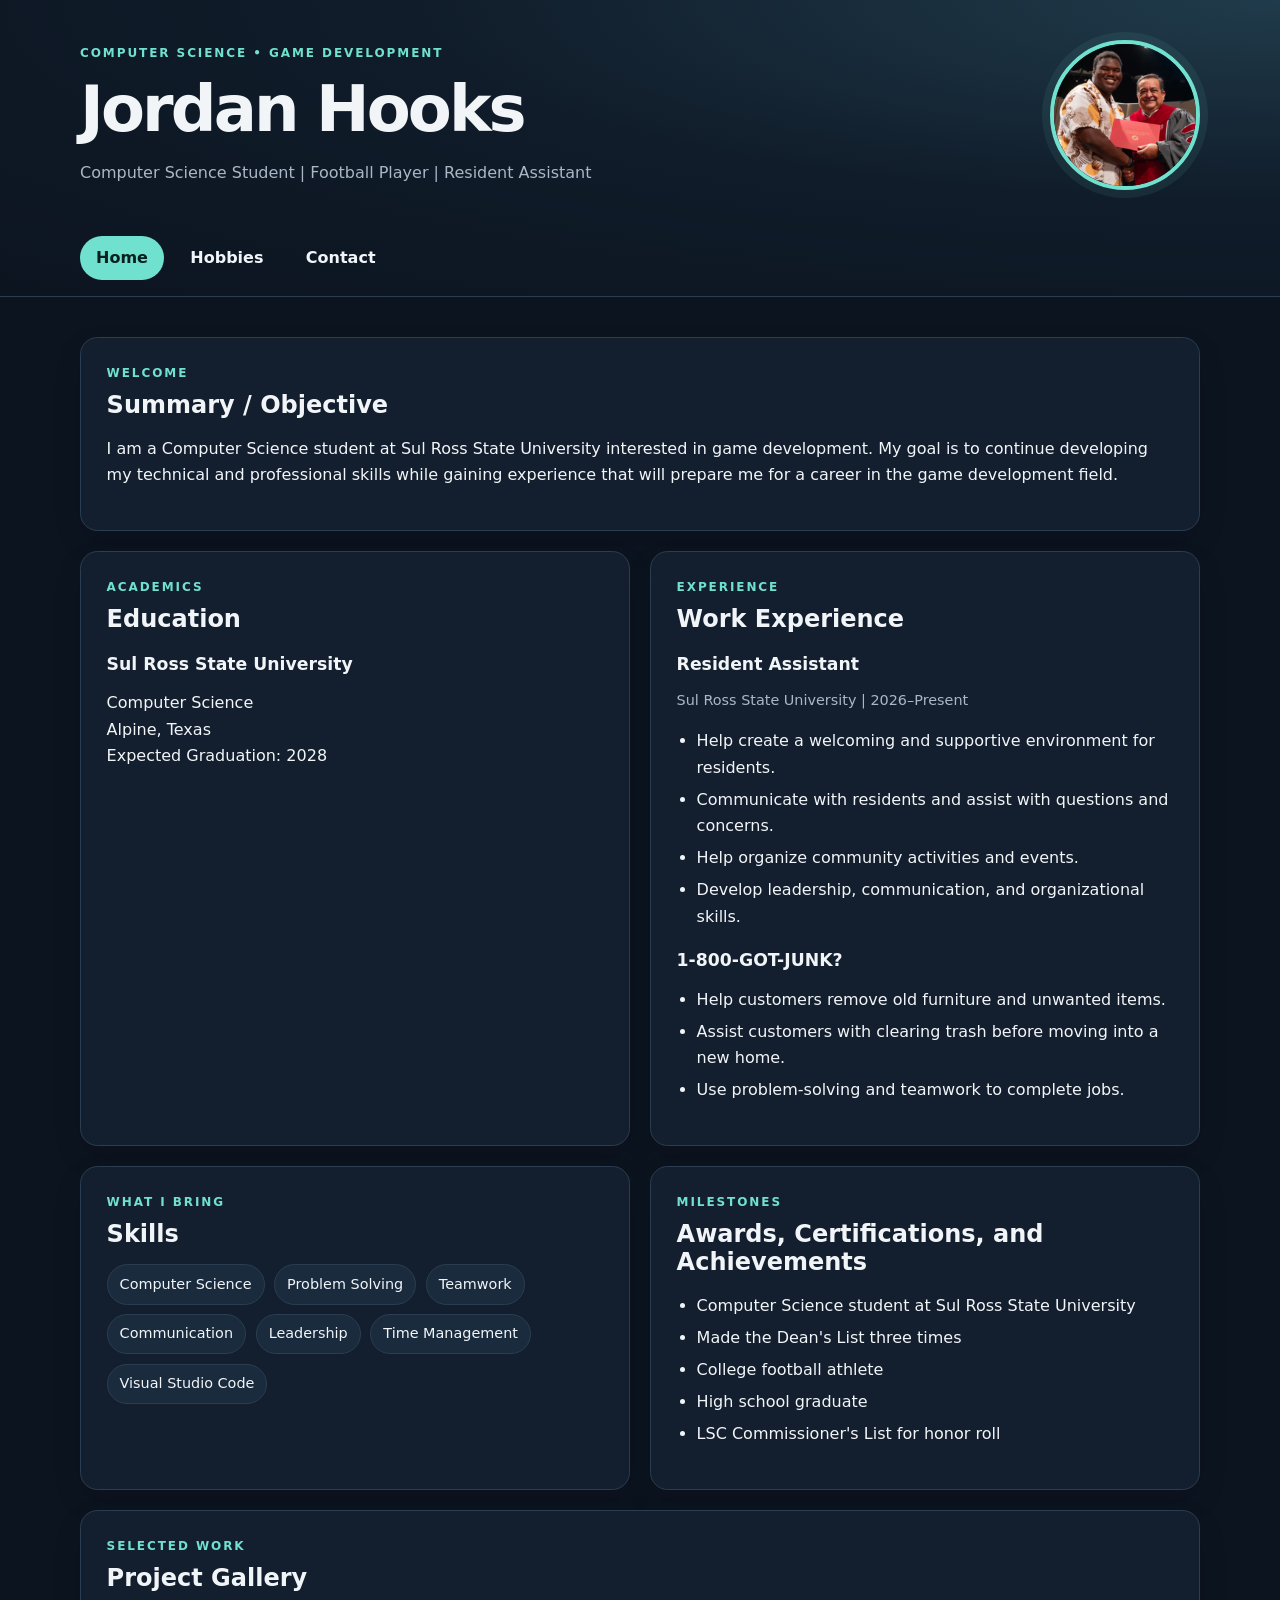
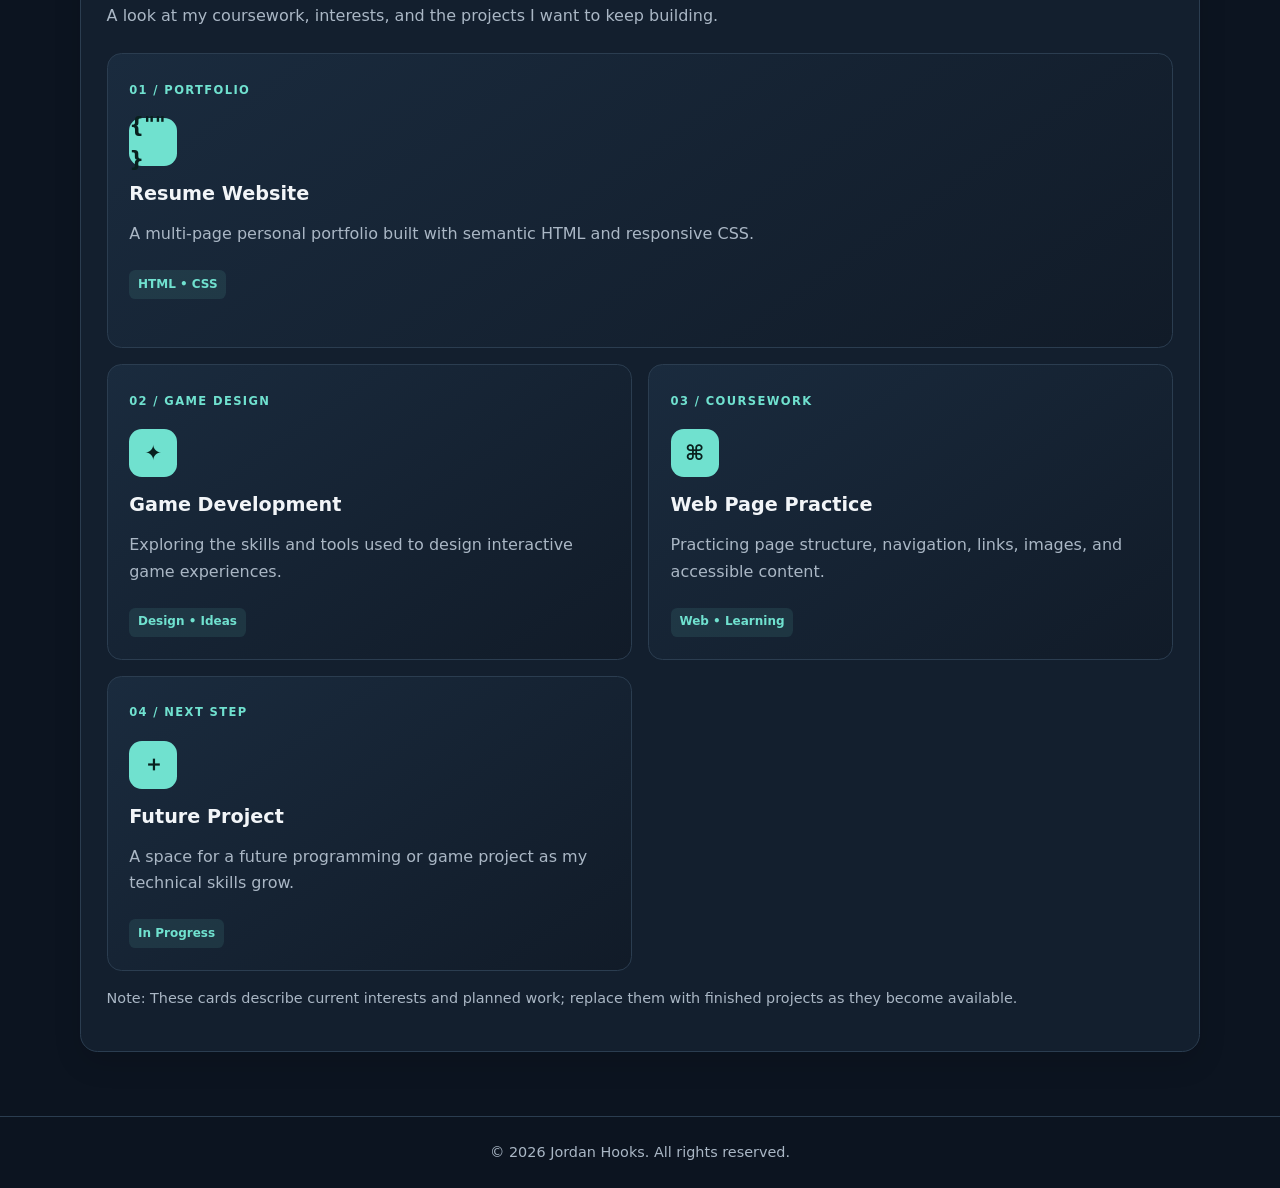
<file: hooks-resume-styled-updated/index.html>
<!DOCTYPE html>
<html lang="en">
<head>
  <meta charset="UTF-8">
  <meta name="viewport" content="width=device-width, initial-scale=1.0">
  <meta name="description" content="Jordan Hooks' computer science resume and portfolio.">
  <title>Jordan Hooks | Portfolio</title>
  <link rel="stylesheet" href="style.css">
</head>
<body class="resume-page">
  <header class="site-header">
    <div class="header-inner">
      <div class="identity">
        <p class="eyebrow">COMPUTER SCIENCE • GAME DEVELOPMENT</p>
        <h1>Jordan Hooks</h1>
        <p class="tagline">Computer Science Student | Football Player | Resident Assistant</p>
      </div>
      <img class="profile-photo" src="images/profile.jpg" alt="Jordan Hooks receiving an award at graduation" width="300">
    </div>
    <nav class="site-nav" aria-label="Main navigation">
      <a href="index.html" aria-current="page">Home</a>
      <a href="hobbies.html">Hobbies</a>
      <a href="contact.html">Contact</a>
    </nav>
  </header>

  <main class="page-layout">
    <section id="summary" class="panel intro">
      <p class="section-kicker">WELCOME</p>
      <h2>Summary / Objective</h2>
      <p>I am a Computer Science student at Sul Ross State University interested in game development. My goal is to continue developing my technical and professional skills while gaining experience that will prepare me for a career in the game development field.</p>
    </section>

    <section id="education" class="panel">
      <p class="section-kicker">ACADEMICS</p>
      <h2>Education</h2>
      <h3>Sul Ross State University</h3>
      <p>Computer Science<br>Alpine, Texas<br>Expected Graduation: 2028</p>
    </section>

    <section id="experience" class="panel">
      <p class="section-kicker">EXPERIENCE</p>
      <h2>Work Experience</h2>
      <h3>Resident Assistant</h3>
      <p class="muted">Sul Ross State University | 2026–Present</p>
      <ul>
        <li>Help create a welcoming and supportive environment for residents.</li>
        <li>Communicate with residents and assist with questions and concerns.</li>
        <li>Help organize community activities and events.</li>
        <li>Develop leadership, communication, and organizational skills.</li>
      </ul>
      <h3>1-800-GOT-JUNK?</h3>
      <ul>
        <li>Help customers remove old furniture and unwanted items.</li>
        <li>Assist customers with clearing trash before moving into a new home.</li>
        <li>Use problem-solving and teamwork to complete jobs.</li>
      </ul>
    </section>

    <section id="skills" class="panel">
      <p class="section-kicker">WHAT I BRING</p>
      <h2>Skills</h2>
      <ul class="skills-list">
        <li>Computer Science</li><li>Problem Solving</li><li>Teamwork</li>
        <li>Communication</li><li>Leadership</li><li>Time Management</li>
        <li>Visual Studio Code</li>
      </ul>
    </section>

    <section id="awards" class="panel">
      <p class="section-kicker">MILESTONES</p>
      <h2>Awards, Certifications, and Achievements</h2>
      <ul>
        <li>Computer Science student at Sul Ross State University</li>
        <li>Made the Dean's List three times</li>
        <li>College football athlete</li>
        <li>High school graduate</li>
        <li>LSC Commissioner's List for honor roll</li>
      </ul>
    </section>

    <section id="projects" class="panel projects-panel">
      <p class="section-kicker">SELECTED WORK</p>
      <h2>Project Gallery</h2>
      <p class="section-intro">A look at my coursework, interests, and the projects I want to keep building.</p>
      <div class="project-grid">
        <article class="project-card project-feature">
          <span class="project-number">01 / PORTFOLIO</span>
          <div class="project-icon" aria-hidden="true">{"</>"}</div>
          <h3>Resume Website</h3>
          <p>A multi-page personal portfolio built with semantic HTML and responsive CSS.</p>
          <span class="project-tag">HTML • CSS</span>
        </article>
        <article class="project-card">
          <span class="project-number">02 / GAME DESIGN</span>
          <div class="project-icon" aria-hidden="true">✦</div>
          <h3>Game Development</h3>
          <p>Exploring the skills and tools used to design interactive game experiences.</p>
          <span class="project-tag">Design • Ideas</span>
        </article>
        <article class="project-card">
          <span class="project-number">03 / COURSEWORK</span>
          <div class="project-icon" aria-hidden="true">⌘</div>
          <h3>Web Page Practice</h3>
          <p>Practicing page structure, navigation, links, images, and accessible content.</p>
          <span class="project-tag">Web • Learning</span>
        </article>
        <article class="project-card">
          <span class="project-number">04 / NEXT STEP</span>
          <div class="project-icon" aria-hidden="true">＋</div>
          <h3>Future Project</h3>
          <p>A space for a future programming or game project as my technical skills grow.</p>
          <span class="project-tag">In Progress</span>
        </article>
      </div>
      <p class="project-note">Note: These cards describe current interests and planned work; replace them with finished projects as they become available.</p>
    </section>
  </main>

  <footer class="site-footer">
    <p>© 2026 Jordan Hooks. All rights reserved.</p>
  </footer>
</body>
</html>
</file>
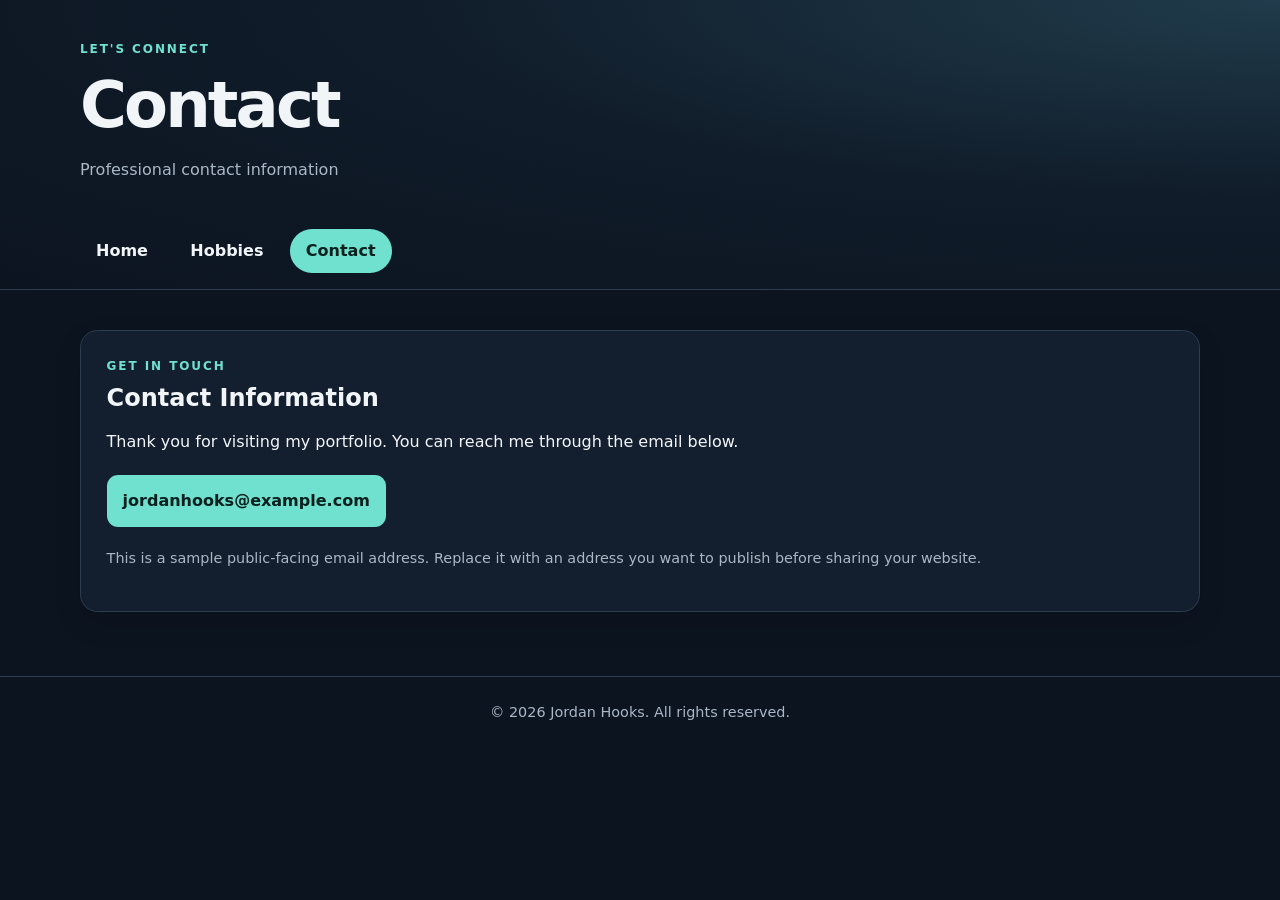
<file: hooks-resume-styled-updated/contact.html>
<!DOCTYPE html>
<html lang="en">
<head>
  <meta charset="UTF-8">
  <meta name="viewport" content="width=device-width, initial-scale=1.0">
  <meta name="description" content="Contact information for Jordan Hooks.">
  <title>Jordan Hooks | Contact</title>
  <link rel="stylesheet" href="style.css">
</head>
<body class="content-page">
  <header class="site-header compact-header">
    <div class="header-inner">
      <div class="identity">
        <p class="eyebrow">LET'S CONNECT</p>
        <h1>Contact</h1>
        <p class="tagline">Professional contact information</p>
      </div>
    </div>
    <nav class="site-nav" aria-label="Main navigation">
      <a href="index.html">Home</a>
      <a href="hobbies.html">Hobbies</a>
      <a href="contact.html" aria-current="page">Contact</a>
    </nav>
  </header>
  <main class="page-layout content-layout">
    <section class="panel contact-panel">
      <p class="section-kicker">GET IN TOUCH</p>
      <h2>Contact Information</h2>
      <p>Thank you for visiting my portfolio. You can reach me through the email below.</p>
      <div class="contact-links">
        <a class="contact-link" href="mailto:jordanhooks@example.com">jordanhooks@example.com</a>
      </div>
      <p class="muted">This is a sample public-facing email address. Replace it with an address you want to publish before sharing your website.</p>
    </section>
  </main>
  <footer class="site-footer"><p>© 2026 Jordan Hooks. All rights reserved.</p></footer>
</body>
</html>
</file>
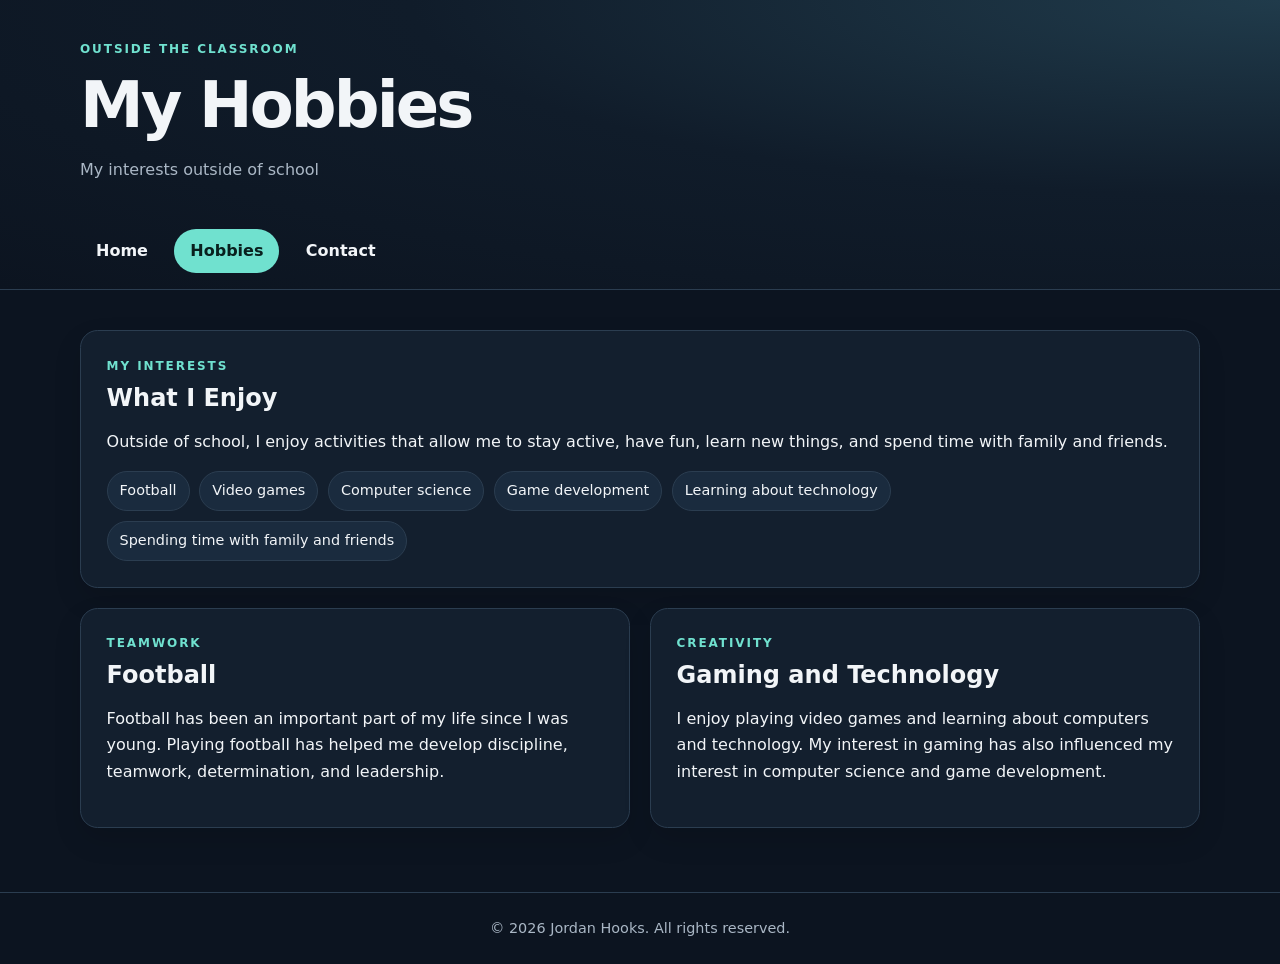
<file: hooks-resume-styled-updated/hobbies.html>
<!DOCTYPE html>
<html lang="en">
<head>
  <meta charset="UTF-8">
  <meta name="viewport" content="width=device-width, initial-scale=1.0">
  <title>Jordan Hooks | Hobbies</title>
  <link rel="stylesheet" href="style.css">
</head>
<body class="content-page">
  <header class="site-header compact-header">
    <div class="header-inner">
      <div class="identity">
        <p class="eyebrow">OUTSIDE THE CLASSROOM</p>
        <h1>My Hobbies</h1>
        <p class="tagline">My interests outside of school</p>
      </div>
    </div>
    <nav class="site-nav" aria-label="Main navigation">
      <a href="index.html">Home</a>
      <a href="hobbies.html" aria-current="page">Hobbies</a>
      <a href="contact.html">Contact</a>
    </nav>
  </header>
  <main class="page-layout content-layout">
    <section id="page-content" class="panel">
      <p class="section-kicker">MY INTERESTS</p>
      <h2>What I Enjoy</h2>
      <p>Outside of school, I enjoy activities that allow me to stay active, have fun, learn new things, and spend time with family and friends.</p>
      <ul class="skills-list">
        <li>Football</li><li>Video games</li><li>Computer science</li>
        <li>Game development</li><li>Learning about technology</li>
        <li>Spending time with family and friends</li>
      </ul>
    </section>
    <section class="panel">
      <p class="section-kicker">TEAMWORK</p>
      <h2>Football</h2>
      <p>Football has been an important part of my life since I was young. Playing football has helped me develop discipline, teamwork, determination, and leadership.</p>
    </section>
    <section class="panel">
      <p class="section-kicker">CREATIVITY</p>
      <h2>Gaming and Technology</h2>
      <p>I enjoy playing video games and learning about computers and technology. My interest in gaming has also influenced my interest in computer science and game development.</p>
    </section>
  </main>
  <footer class="site-footer"><p>© 2026 Jordan Hooks. All rights reserved.</p></footer>
</body>
</html>
</file>
<file: hooks-resume-styled-updated/style.css>
/* Jordan Hooks portfolio — responsive layout project */
:root {
  --ink: #f2f5f8;
  --muted: #aab7c5;
  --background: #0c1420;
  --surface: #131f2e;
  --surface-light: #1a2b3e;
  --accent: #70e1cf;
  --accent-ink: #09201e;
  --border: #2b3d50;
  --max-width: 1120px;
}

* { box-sizing: border-box; }

html { scroll-behavior: smooth; }

body {
  margin: 0;
  background: var(--background);
  color: var(--ink);
  font-family: Inter, ui-sans-serif, system-ui, -apple-system, BlinkMacSystemFont, "Segoe UI", sans-serif;
  font-size: 16px;
  line-height: 1.65;
}

img { max-width: 100%; height: auto; }

a { color: var(--accent); }

a:focus-visible {
  outline: 3px solid #ffffff;
  outline-offset: 4px;
}

.site-header {
  padding: 2.5rem max(1.5rem, calc((100% - var(--max-width)) / 2)) 0;
  background: radial-gradient(ellipse at top right, #203b4b 0%, #101c2a 48%, #0c1420 100%);
  border-bottom: 1px solid var(--border);
}

.header-inner {
  max-width: var(--max-width);
  margin: 0 auto;
  display: flex;                 /* FLEXBOX: header content */
  align-items: center;           /* vertically align identity and portrait */
  justify-content: space-between;/* place them at opposite ends */
  gap: 2rem;                     /* consistent space between items */
  padding-bottom: 2rem;
}

.identity { min-width: 0; }

.eyebrow, .section-kicker {
  margin: 0 0 .45rem;
  color: var(--accent);
  font-size: .75rem;
  font-weight: 800;
  letter-spacing: .16em;
  text-transform: uppercase;
}

h1, h2, h3 { line-height: 1.2; }

h1 {
  margin: 0;
  font-size: clamp(2.3rem, 5vw, 4.2rem);
  letter-spacing: -.045em;
}

.tagline { margin: .8rem 0 0; color: var(--muted); }

.profile-photo {
  display: block;
  width: 150px;
  aspect-ratio: 1;
  object-fit: cover;
  border-radius: 50%;
  border: 4px solid var(--accent);
  box-shadow: 0 0 0 8px rgba(112, 225, 207, .08);
}

.site-nav {
  max-width: var(--max-width);
  margin: 0 auto;
  display: flex;                 /* FLEXBOX: navigation links */
  align-items: center;
  justify-content: flex-start;
  flex-wrap: wrap;               /* allow links to wrap when space is tight */
  gap: .65rem;
  padding: .9rem 0 1rem;
}

.site-nav a {
  display: inline-block;
  padding: .55rem 1rem;
  border-radius: 999px;
  color: var(--ink);
  text-decoration: none;
  font-weight: 700;
  transition: background-color .2s ease, color .2s ease;
}

.site-nav a:hover, .site-nav a[aria-current="page"] {
  color: var(--accent-ink);
  background: var(--accent);
}

.page-layout {
  width: min(var(--max-width), calc(100% - 3rem));
  margin: 2.5rem auto 4rem;
  display: grid; /* CSS GRID: page sections form a responsive layout */
  grid-template-columns: repeat(2, minmax(0, 1fr));
  gap: 1.25rem;
  align-items: stretch;
}

.panel {
  min-width: 0;
  padding: 1.6rem;
  background: var(--surface);
  border: 1px solid var(--border);
  border-radius: 1.1rem;
  box-shadow: 0 12px 28px rgba(0, 0, 0, .12);
}

.panel h2 { margin: 0 0 1rem; font-size: 1.5rem; }
.panel h3 { margin: 1.25rem 0 .35rem; font-size: 1.08rem; }
.panel p { overflow-wrap: anywhere; }
.panel ul { padding-left: 1.25rem; }
.panel li { margin: .35rem 0; }
.muted, .project-note { color: var(--muted); font-size: .9rem; }
.intro { grid-column: 1 / -1; } /* GRID feature: intro spans both columns */
.section-intro { color: var(--muted); margin-top: -.35rem; }

.skills-list {
  list-style: none;
  padding: 0 !important;
  margin: 1rem 0 0;
  display: flex;                 /* FLEXBOX: skill chips */
  align-items: center;
  flex-wrap: wrap;               /* move chips to another line if needed */
  gap: .6rem;
}

.skills-list li {
  margin: 0;
  padding: .45rem .75rem;
  background: var(--surface-light);
  border: 1px solid var(--border);
  border-radius: 999px;
  font-size: .9rem;
}

.projects-panel { grid-column: 1 / -1; }
.project-grid {
  display: grid; /* CSS GRID: project gallery */
  grid-template-columns: repeat(2, minmax(0, 1fr));
  grid-auto-rows: 1fr; /* keep cards in balanced rows */
  gap: 1rem;
  margin-top: 1.5rem;
}

.project-card {
  min-width: 0;
  padding: 1.35rem;
  border-radius: .9rem;
  border: 1px solid var(--border);
  background: linear-gradient(145deg, var(--surface-light), #111b28);
  overflow-wrap: anywhere;
}

.project-feature { grid-column: span 2; } /* first card spans both gallery columns */
.project-number {
  color: var(--accent);
  font-size: .72rem;
  font-weight: 800;
  letter-spacing: .12em;
}
.project-icon {
  display: flex;
  align-items: center;
  justify-content: center;
  width: 3rem;
  height: 3rem;
  margin: 1rem 0;
  border-radius: .8rem;
  background: var(--accent);
  color: var(--accent-ink);
  font-size: 1.3rem;
  font-weight: 900;
}
.project-card h3 { margin: .3rem 0 .6rem; font-size: 1.2rem; }
.project-card p { color: var(--muted); }
.project-tag {
  display: inline-block;
  margin-top: .4rem;
  padding: .3rem .55rem;
  border-radius: .4rem;
  background: rgba(112, 225, 207, .1);
  color: var(--accent);
  font-size: .75rem;
  font-weight: 700;
}
.project-note { margin-top: 1rem; }

.content-layout { grid-template-columns: repeat(2, minmax(0, 1fr)); }
.content-layout > section:first-child { grid-column: 1 / -1; }
.contact-panel { grid-column: 1 / -1; }
.contact-links {
  display: flex;                 /* FLEXBOX: contact link group */
  flex-wrap: wrap;
  gap: .75rem;
  margin: 1.25rem 0;
}
.contact-link {
  display: inline-block;
  max-width: 100%;
  padding: .8rem 1rem;
  border-radius: .7rem;
  background: var(--accent);
  color: var(--accent-ink);
  font-weight: 800;
  text-decoration: none;
  overflow-wrap: anywhere;
}
.site-footer {
  padding: 1.5rem;
  border-top: 1px solid var(--border);
  color: var(--muted);
  text-align: center;
  font-size: .9rem;
}
.site-footer p { margin: 0; }

/* Medium screens/tablets: near 800px */
@media (max-width: 850px) {
  .site-header { padding: 2rem 1.25rem 0; }
  .header-inner { gap: 1.25rem; }
  .profile-photo { width: 120px; }
  .page-layout { width: min(100% - 2.5rem, 720px); gap: 1rem; margin-top: 1.75rem; }
  .panel { padding: 1.25rem; }
  .project-grid { gap: .8rem; }
}

/* Narrow screens/mobile: near 500px and below */
@media (max-width: 520px) {
  body { font-size: 15px; }
  .site-header { padding: 1.5rem 1rem 0; }
  .header-inner { flex-direction: column-reverse; align-items: flex-start; gap: 1.25rem; }
  .profile-photo { width: 96px; }
  h1 { font-size: 2.35rem; }
  .tagline { font-size: .92rem; }
  .site-nav { gap: .35rem; padding-top: .65rem; }
  .site-nav a { padding: .55rem .75rem; }
  .page-layout, .content-layout {
    width: calc(100% - 2rem);
    grid-template-columns: minmax(0, 1fr);
    gap: .85rem;
    margin: 1rem auto 2rem;
  }
  .intro, .projects-panel, .content-layout > section:first-child, .contact-panel { grid-column: auto; }
  .panel { padding: 1.1rem; border-radius: .85rem; }
  .panel h2 { font-size: 1.3rem; }
  .project-grid { grid-template-columns: minmax(0, 1fr); grid-auto-rows: auto; }
  .project-feature { grid-column: auto; }
  .project-card { padding: 1.1rem; }
  .site-footer { padding: 1.2rem 1rem; }
}
</file>
